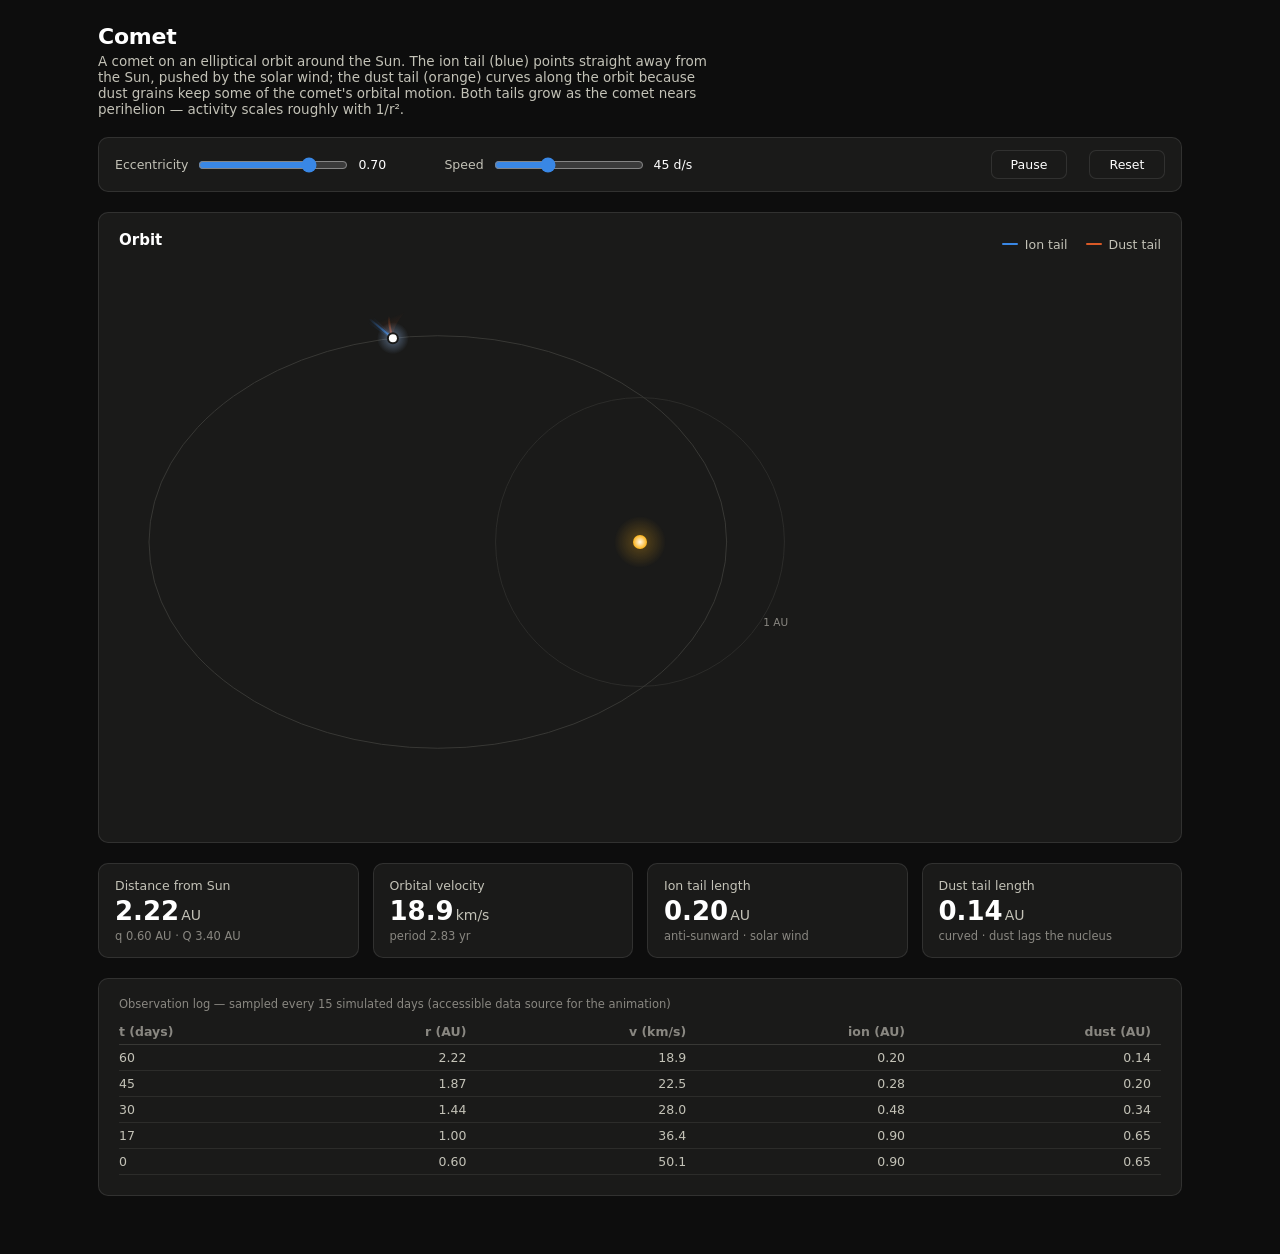
<file: demos/comet.html>
<!doctype html>
<html lang="en">
<head>
<meta charset="utf-8">
<meta name="viewport" content="width=device-width, initial-scale=1">
<title>Comet — elliptical orbit demo</title>
<link rel="icon" href="data:image/svg+xml,%3Csvg xmlns='http://www.w3.org/2000/svg' viewBox='0 0 16 16'%3E%3Ccircle cx='12' cy='4' r='2.5' fill='%23fab219'/%3E%3Ccircle cx='4' cy='12' r='1.8' fill='%23ffffff'/%3E%3C/svg%3E">
<style>
  /* ---------- tokens (validated dark palette) ---------- */
  :root {
    color-scheme: dark;
    --page:           #0d0d0d;
    --surface-1:      #1a1a19;
    --text-primary:   #ffffff;
    --text-secondary: #c3c2b7;
    --text-muted:     #898781;
    --grid:           #2c2c2a;
    --axis:           #383835;
    --border:         rgba(255,255,255,0.10);
    --series-1:       #3987e5;   /* ion tail  (categorical slot 1, dark) */
    --series-2:       #d95926;   /* dust tail (categorical slot 2, dark) */
  }

  /* ---------- chrome ---------- */
  * { box-sizing: border-box; }
  body { margin: 0; background: var(--page); }
  .viz-root {
    font-family: system-ui, -apple-system, "Segoe UI", sans-serif;
    color: var(--text-primary);
    background: var(--page);
    padding: 24px clamp(16px, 4vw, 48px) 64px;
    max-width: 1180px;
    margin: 0 auto;
  }
  h1 { font-size: 22px; font-weight: 650; margin: 0 0 4px; letter-spacing: -0.01em; }
  .subtitle { color: var(--text-secondary); font-size: 13.5px; margin: 0 0 20px; max-width: 72ch; }
  h2 { font-size: 15px; font-weight: 620; margin: 0 0 2px; }
  .panel-sub { color: var(--text-secondary); font-size: 12.5px; margin: 0 0 12px; max-width: 78ch; }
  .card {
    background: var(--surface-1);
    border: 1px solid var(--border);
    border-radius: 10px;
    padding: 18px 20px 20px;
    margin-bottom: 20px;
  }
  :focus-visible { outline: 2px solid var(--series-1); outline-offset: 2px; border-radius: 4px; }

  /* ---------- filter row (one row, above everything it scopes) ---------- */
  .filters {
    display: flex; flex-wrap: wrap; align-items: center; gap: 14px 22px;
    background: var(--surface-1); border: 1px solid var(--border); border-radius: 10px;
    padding: 12px 16px; margin-bottom: 20px;
  }
  .filters label { font-size: 12.5px; color: var(--text-secondary); display: flex; align-items: center; gap: 8px; }
  .filters output { font-size: 12.5px; color: var(--text-primary); font-variant-numeric: tabular-nums; min-width: 64px; }
  input[type="range"] { accent-color: var(--series-1); width: 150px; }
  .spacer { flex: 1; }
  .btn {
    font: inherit; font-size: 12.5px; color: var(--text-primary); min-width: 76px;
    background: var(--surface-1); border: 1px solid var(--border); border-radius: 7px;
    padding: 6px 12px; cursor: pointer;
  }
  .btn:hover { border-color: var(--axis); }

  /* ---------- orbit card ---------- */
  .card-head { display: flex; align-items: baseline; justify-content: space-between; gap: 16px; margin-bottom: 10px; }
  .legend { display: flex; gap: 18px; }
  .legend .key { display: flex; align-items: center; gap: 7px; font-size: 12.5px; color: var(--text-secondary); }
  .legend .key i { width: 16px; height: 0; border-top: 2px solid; border-radius: 1px; }
  .legend .key.ion  i { border-color: var(--series-1); }
  .legend .key.dust i { border-color: var(--series-2); }
  .canvas-wrap { position: relative; }
  #orbit { display: block; width: 100%; height: auto; border-radius: 6px; cursor: crosshair; }

  /* ---------- tooltip ---------- */
  .tip {
    position: absolute; pointer-events: none; z-index: 2;
    background: var(--surface-1); border: 1px solid var(--border); border-radius: 8px;
    padding: 8px 11px; font-size: 12px; min-width: 128px;
    box-shadow: 0 4px 16px rgba(0,0,0,0.45);
    opacity: 0; transition: opacity 120ms ease;
  }
  .tip.show { opacity: 1; }
  .tip .row { display: flex; align-items: center; gap: 8px; padding: 1.5px 0; }
  .tip .row i { width: 12px; height: 0; border-top: 2px solid; border-radius: 1px; flex: none; }
  .tip .row i.ion  { border-color: var(--series-1); }
  .tip .row i.dust { border-color: var(--series-2); }
  .tip .row i.sun  { border-color: var(--axis); }
  .tip b { color: var(--text-primary); font-weight: 620; margin-left: auto; padding-left: 12px; }
  .tip span { color: var(--text-secondary); }

  /* ---------- stat tiles ---------- */
  .tiles { display: grid; grid-template-columns: repeat(auto-fit, minmax(200px, 1fr)); gap: 14px; margin-bottom: 20px; }
  .tile { background: var(--surface-1); border: 1px solid var(--border); border-radius: 10px; padding: 14px 16px; }
  .tile .label { font-size: 12.5px; color: var(--text-secondary); }
  .tile .value { font-size: 26px; font-weight: 620; margin-top: 3px; min-width: 108px; }
  .tile .value small { font-size: 14px; font-weight: 500; color: var(--text-secondary); margin-left: 2px; }
  .tile .sub { font-size: 11.5px; color: var(--text-muted); margin-top: 3px; }

  /* ---------- table view ---------- */
  table { border-collapse: collapse; width: 100%; font-size: 12.5px; }
  caption { text-align: left; color: var(--text-muted); font-size: 11.5px; padding-bottom: 8px; }
  th { color: var(--text-muted); font-weight: 600; text-align: right; padding: 5px 10px; border-bottom: 1px solid var(--axis); }
  th:first-child, td:first-child { text-align: left; }
  td { color: var(--text-secondary); text-align: right; padding: 5px 10px; border-bottom: 1px solid var(--grid); font-variant-numeric: tabular-nums; }
  tbody tr:hover { background: rgba(255,255,255,0.03); }
  th:first-child { padding-left: 0; }
  td:first-child { padding-left: 0; }
</style>
</head>
<body>
<div class="viz-root">
  <h1>Comet</h1>
  <p class="subtitle">
    A comet on an elliptical orbit around the Sun. The ion tail (blue) points
    straight away from the Sun, pushed by the solar wind; the dust tail (orange)
    curves along the orbit because dust grains keep some of the comet's orbital
    motion. Both tails grow as the comet nears perihelion &mdash; activity scales
    roughly with 1/r&sup2;.
  </p>

  <div class="filters" role="group" aria-label="Simulation controls">
    <label for="ecc">Eccentricity
      <input type="range" id="ecc" min="0.05" max="0.90" step="0.01" value="0.70">
      <output id="ecc-out" for="ecc">0.70</output>
    </label>
    <label for="speed">Speed
      <input type="range" id="speed" min="5" max="120" step="1" value="45">
      <output id="speed-out" for="speed">45 d/s</output>
    </label>
    <div class="spacer"></div>
    <button class="btn" id="pause" aria-pressed="false">Pause</button>
    <button class="btn" id="reset">Reset</button>
  </div>

  <div class="card">
    <div class="card-head">
      <h2>Orbit</h2>
      <div class="legend" aria-hidden="false">
        <span class="key ion"><i></i>Ion tail</span>
        <span class="key dust"><i></i>Dust tail</span>
      </div>
    </div>
    <div class="canvas-wrap">
      <canvas id="orbit" tabindex="0" role="img"
        aria-label="Animated view: a comet orbits the Sun on an ellipse. The blue ion tail points away from the Sun; the orange dust tail curves behind. Current values are shown in the tiles below and the observation log.">
      </canvas>
      <div class="tip" id="tip" role="presentation"></div>
    </div>
  </div>

  <div class="tiles">
    <div class="tile">
      <div class="label">Distance from Sun</div>
      <div class="value"><span id="t-r">&ndash;</span><small>AU</small></div>
      <div class="sub" id="t-r-sub">q &ndash; AU &middot; Q &ndash; AU</div>
    </div>
    <div class="tile">
      <div class="label">Orbital velocity</div>
      <div class="value"><span id="t-v">&ndash;</span><small>km/s</small></div>
      <div class="sub" id="t-v-sub">period &ndash; yr</div>
    </div>
    <div class="tile">
      <div class="label">Ion tail length</div>
      <div class="value"><span id="t-li">&ndash;</span><small>AU</small></div>
      <div class="sub">anti-sunward &middot; solar wind</div>
    </div>
    <div class="tile">
      <div class="label">Dust tail length</div>
      <div class="value"><span id="t-ld">&ndash;</span><small>AU</small></div>
      <div class="sub">curved &middot; dust lags the nucleus</div>
    </div>
  </div>

  <div class="card">
    <table>
      <caption>Observation log &mdash; sampled every 15 simulated days (accessible data source for the animation)</caption>
      <thead>
        <tr><th scope="col">t (days)</th><th scope="col">r (AU)</th><th scope="col">v (km/s)</th><th scope="col">ion (AU)</th><th scope="col">dust (AU)</th></tr>
      </thead>
      <tbody id="log-body"></tbody>
    </table>
  </div>
</div>

<script>
(() => {
  'use strict';

  /* ---------- constants ---------- */
  const GM      = 4 * Math.PI * Math.PI;   // GM_sun in AU^3/yr^2
  const AU_KMS  = 4.74057;                 // 1 AU/yr in km/s
  const A       = 2.0;                     // semi-major axis, AU (fixed)
  const TAIL_CAP = 0.9;                    // max ion tail length, AU
  const SAMPLE_DAYS = 15;                  // observation-log interval

  /* ---------- elements ---------- */
  const canvas = document.getElementById('orbit');
  const ctx    = canvas.getContext('2d');
  const wrap   = canvas.parentElement;
  const tip    = document.getElementById('tip');
  const eccIn  = document.getElementById('ecc');
  const spdIn  = document.getElementById('speed');
  const pauseB = document.getElementById('pause');
  const resetB = document.getElementById('reset');
  const els = {
    r:  document.getElementById('t-r'),   v:  document.getElementById('t-v'),
    li: document.getElementById('t-li'),  ld: document.getElementById('t-ld'),
    rSub: document.getElementById('t-r-sub'), vSub: document.getElementById('t-v-sub'),
    log: document.getElementById('log-body'),
    eccOut: document.getElementById('ecc-out'), spdOut: document.getElementById('speed-out'),
  };

  /* ---------- state ---------- */
  let e = parseFloat(eccIn.value);
  let speed = parseFloat(spdIn.value);
  let paused = false;
  let M = 0;                // mean anomaly, rad; t = 0 is perihelion
  let tDays = 0;            // simulated days since reset
  let nextSample = 0;
  let cssW = 900, cssH = 520, dpr = 1;
  const reducedMotion = window.matchMedia('(prefers-reduced-motion: reduce)');
  if (reducedMotion.matches) setPaused(true);

  /* ---------- derived orbit quantities ---------- */
  const bOf   = () => A * Math.sqrt(1 - e * e);
  const qOf   = () => A * (1 - e);           // perihelion
  const QOf   = () => A * (1 + e);           // aphelion
  const perYr = () => Math.pow(A, 1.5);      // Kepler III, years

  /* Kepler's equation M = E - e*sin(E), Newton-Raphson */
  function eccentricAnomaly(Ma) {
    let En = Ma + e * Math.sin(Ma);
    for (let i = 0; i < 7; i++) {
      const d = (En - e * Math.sin(En) - Ma) / (1 - e * Math.cos(En));
      En -= d;
      if (Math.abs(d) < 1e-9) break;
    }
    return En;
  }

  /* state of the comet: position rel. to Sun (AU), r, speed, motion unit */
  function cometState() {
    const E = eccentricAnomaly(M);
    const x = A * (Math.cos(E) - e);
    const y = bOf() * Math.sin(E);
    const r = A * (1 - e * Math.cos(E));
    const v = Math.sqrt(GM * (2 / r - 1 / A)) * AU_KMS;   // vis-viva
    // prograde velocity direction = d(x,y)/dE normalised (E always increases)
    let mx = -A * Math.sin(E), my = bOf() * Math.cos(E);
    const mm = Math.hypot(mx, my) || 1;
    mx /= mm; my /= mm;
    return { x, y, r, v, mx, my };
  }

  /* tail lengths in AU (activity ~ 1/r^2) */
  function tailLengths(r) {
    const act = 1 / (r * r);
    const li = TAIL_CAP * Math.min(1, 1.1 * act);
    const ld = 0.72 * li;
    return { li, ld };
  }

  /* ---------- layout / fit ---------- */
  /* horizontal: sun->aphelion on the left, perihelion + max tail on the right;
     vertical: the ellipse's semi-minor axis */
  function fitScale() {
    const kH = (cssW / 2 - 30) / Math.max(QOf(), qOf() + TAIL_CAP + 0.1);
    const kV = (cssH / 2 - 30) / (bOf() + 0.2);
    return Math.min(kH, kV);
  }

  function resize() {
    const rect = wrap.getBoundingClientRect();
    cssW = Math.max(320, Math.round(rect.width));
    cssH = Math.max(300, Math.round(Math.min(560, cssW * 0.56)));
    dpr = window.devicePixelRatio || 1;
    canvas.width = Math.round(cssW * dpr);
    canvas.height = Math.round(cssH * dpr);
    canvas.style.height = cssH + 'px';
  }
  new ResizeObserver(resize).observe(wrap);
  resize();

  /* ---------- rendering ---------- */
  function render() {
    const s = cometState();
    const { li, ld } = tailLengths(s.r);
    const k = fitScale();
    const cx = cssW / 2, cy = cssH / 2;         // Sun at centre (a focus)
    const px = cx + s.x * k, py = cy - s.y * k; // canvas y is flipped

    ctx.setTransform(dpr, 0, 0, dpr, 0, 0);
    ctx.clearRect(0, 0, cssW, cssH);

    drawRings(cx, cy, k);
    drawOrbit(cx, cy, k);
    if (hovering) drawRadius(cx, cy, px, py);
    const dd = dustDir(s, cx, cy, px, py);
    drawDustTail(px, py, s, dd, ld, k);
    drawIonTail(px, py, cx, cy, li, k);
    drawSun(cx, cy);
    drawComet(px, py);
    drawTailLabels(px, py, cx, cy, s, dd, li, ld, k);
    return { s, li, ld };
  }

  function drawRings(cx, cy, k) {
    const maxRing = Math.min(3, Math.floor(Math.min(QOf(), qOf() + TAIL_CAP + 0.1) - 0.05));
    ctx.font = '10.5px system-ui, sans-serif';
    ctx.textBaseline = 'middle';
    for (let rAU = 1; rAU <= maxRing; rAU++) {
      ctx.beginPath();
      ctx.arc(cx, cy, rAU * k, 0, Math.PI * 2);
      ctx.strokeStyle = '#2c2c2a';             // hairline grid, solid, recessive
      ctx.lineWidth = 1;
      ctx.stroke();
      // ring label on the lower-right diagonal, surface-haloed for legibility
      const lx = cx + rAU * k * Math.cos(-0.6);
      const ly = cy - rAU * k * Math.sin(-0.6);
      ctx.lineWidth = 3;
      ctx.strokeStyle = '#1a1a19';
      ctx.strokeText(rAU + ' AU', lx + 4, ly);
      ctx.fillStyle = '#898781';
      ctx.fillText(rAU + ' AU', lx + 4, ly);
    }
  }

  function drawOrbit(cx, cy, k) {
    ctx.beginPath();
    ctx.ellipse(cx - A * e * k, cy, A * k, bOf() * k, 0, 0, Math.PI * 2);
    ctx.strokeStyle = '#383835';               // hairline axis tone
    ctx.lineWidth = 1;
    ctx.stroke();
  }

  function drawRadius(cx, cy, px, py) {
    ctx.beginPath();
    ctx.moveTo(cx, cy);
    ctx.lineTo(px, py);
    ctx.strokeStyle = 'rgba(255,255,255,0.22)';
    ctx.lineWidth = 1;
    ctx.stroke();
  }

  /* anti-sunward unit vector (canvas coords) */
  function antiSun(px, py, cx, cy) {
    const dx = px - cx, dy = py - cy;
    const m = Math.hypot(dx, dy) || 1;
    return { x: dx / m, y: dy / m };
  }

  function drawIonTail(px, py, cx, cy, li, k) {
    if (li * k < 6) return;                    // nothing visible at aphelion
    const u = antiSun(px, py, cx, cy);
    const L = li * k;
    const nx = -u.y, ny = u.x;
    const tipX = px + u.x * L, tipY = py + u.y * L;
    const w = Math.min(9, 3 + L * 0.045);

    // tapered wash
    const g = ctx.createLinearGradient(px, py, tipX, tipY);
    g.addColorStop(0, 'rgba(57,135,229,0.22)');
    g.addColorStop(1, 'rgba(57,135,229,0)');
    ctx.beginPath();
    ctx.moveTo(px + nx * 1.5, py + ny * 1.5);
    ctx.lineTo(tipX + nx * w, tipY + ny * w);
    ctx.lineTo(tipX - nx * w, tipY - ny * w);
    ctx.lineTo(px - nx * 1.5, py - ny * 1.5);
    ctx.closePath();
    ctx.fillStyle = g;
    ctx.fill();

    // 2px core line, fading
    const g2 = ctx.createLinearGradient(px, py, tipX, tipY);
    g2.addColorStop(0, 'rgba(57,135,229,0.85)');
    g2.addColorStop(1, 'rgba(57,135,229,0.05)');
    ctx.beginPath();
    ctx.moveTo(px, py);
    ctx.lineTo(tipX, tipY);
    ctx.strokeStyle = g2;
    ctx.lineWidth = 2;
    ctx.lineCap = 'round';
    ctx.stroke();
  }

  /* dust-tail direction: anti-sunward blended with the direction the comet
     came FROM (dust grains keep their orbital motion; lag grows near the Sun).
     s.mx/s.my are world coords (y up); canvas y is flipped, so the motion
     vector converts to canvas as (mx, -my). */
  function dustDir(s, cx, cy, px, py) {
    const u = antiSun(px, py, cx, cy);
    const lag = 0.35 + 0.5 * (1 - s.r / QOf());
    const backX = -s.mx, backY = s.my;         // trailing direction, canvas coords
    let dx = u.x + lag * backX, dy = u.y + lag * backY;
    const dm = Math.hypot(dx, dy) || 1;
    return { dx: dx / dm, dy: dy / dm, backX, backY, lag };
  }

  function drawDustTail(px, py, s, dd, ld, k) {
    if (ld * k < 6) return;
    const { dx, dy, backX, backY, lag } = dd;

    const L = ld * k;
    const curve = 0.30 * lag;                  // bend grows near the Sun
    // unit vector perpendicular to the tail that points to the trailing side
    let bx = backX - (backX * dx + backY * dy) * dx;
    let by = backY - (backX * dx + backY * dy) * dy;
    const bm = Math.hypot(bx, by) || 1;
    bx /= bm; by /= bm;
    const n = 22;
    const left = [], right = [];
    for (let i = 0; i <= n; i++) {
      const f = i / n;
      const cxp = px + dx * L * f + bx * curve * L * f * f;
      const cyp = py + dy * L * f + by * curve * L * f * f;
      const w = 1.5 + (18 - 1.5) * f * f;
      const nx2 = -dy, ny2 = dx;
      left.push([cxp + nx2 * w, cyp + ny2 * w]);
      right.push([cxp - nx2 * w, cyp - ny2 * w]);
    }
    const g = ctx.createLinearGradient(px, py, px + dx * L, py + dy * L);
    g.addColorStop(0, 'rgba(217,89,38,0.20)');
    g.addColorStop(1, 'rgba(217,89,38,0)');
    ctx.beginPath();
    ctx.moveTo(left[0][0], left[0][1]);
    for (const p of left) ctx.lineTo(p[0], p[1]);
    for (let i = right.length - 1; i >= 0; i--) ctx.lineTo(right[i][0], right[i][1]);
    ctx.closePath();
    ctx.fillStyle = g;
    ctx.fill();

    // 2px curved spine
    ctx.beginPath();
    ctx.moveTo(px, py);
    for (let i = 1; i <= n; i++) {
      const f = i / n;
      ctx.lineTo(px + dx * L * f + bx * curve * L * f * f,
                 py + dy * L * f + by * curve * L * f * f);
    }
    const g2 = ctx.createLinearGradient(px, py, px + dx * L, py + dy * L);
    g2.addColorStop(0, 'rgba(217,89,38,0.75)');
    g2.addColorStop(1, 'rgba(217,89,38,0.05)');
    ctx.strokeStyle = g2;
    ctx.lineWidth = 2;
    ctx.lineCap = 'round';
    ctx.stroke();
  }

  function drawSun(cx, cy) {
    const glow = ctx.createRadialGradient(cx, cy, 0, cx, cy, 26);
    glow.addColorStop(0, 'rgba(250,178,25,0.30)');
    glow.addColorStop(1, 'rgba(250,178,25,0)');
    ctx.fillStyle = glow;
    ctx.beginPath(); ctx.arc(cx, cy, 26, 0, Math.PI * 2); ctx.fill();
    const core = ctx.createRadialGradient(cx, cy, 0, cx, cy, 7);
    core.addColorStop(0, '#fff7e6');
    core.addColorStop(1, '#fab219');
    ctx.fillStyle = core;
    ctx.beginPath(); ctx.arc(cx, cy, 7, 0, Math.PI * 2); ctx.fill();
  }

  function drawComet(px, py) {
    // coma glow
    const glow = ctx.createRadialGradient(px, py, 0, px, py, 16);
    glow.addColorStop(0, 'rgba(160,200,255,0.45)');
    glow.addColorStop(1, 'rgba(160,200,255,0)');
    ctx.fillStyle = glow;
    ctx.beginPath(); ctx.arc(px, py, 16, 0, Math.PI * 2); ctx.fill();
    // >=8px marker with a 2px surface ring
    ctx.beginPath(); ctx.arc(px, py, 6, 0, Math.PI * 2);
    ctx.fillStyle = '#1a1a19'; ctx.fill();     // ring (surface colour)
    ctx.beginPath(); ctx.arc(px, py, 4, 0, Math.PI * 2);
    ctx.fillStyle = '#ffffff'; ctx.fill();
  }

  /* selective direct labels: at each tail tip, hidden when the tails are tiny */
  function drawTailLabels(px, py, cx, cy, s, dd, li, ld, k) {
    if (li * k < 34) return;
    ctx.font = '11.5px system-ui, sans-serif';
    ctx.textBaseline = 'middle';
    const u = antiSun(px, py, cx, cy);
    const lix = px + u.x * li * k, liy = py + u.y * li * k;
    ctx.lineWidth = 3;
    ctx.strokeStyle = '#1a1a19';
    ctx.fillStyle = '#c3c2b7';                 // text wears text tokens, not series colour
    ctx.strokeText('ion tail', lix + 8, liy - 6);
    ctx.fillText('ion tail', lix + 8, liy - 6);
    if (ld * k >= 34) {
      const { dx, dy } = dd;
      const dgx = px + dx * ld * k * 0.72, dgy = py + dy * ld * k * 0.72;
      if (Math.hypot(dgx - lix, dgy - liy) > 26) {
        ctx.strokeText('dust tail', dgx + 8, dgy + 10);
        ctx.fillText('dust tail', dgx + 8, dgy + 10);
      }
    }
  }

  /* ---------- readouts ---------- */
  function fmt(n, d) { return n.toFixed(d); }

  function updateReadouts(s, li, ld) {
    els.r.textContent = fmt(s.r, 2);
    els.v.textContent = fmt(s.v, 1);
    els.li.textContent = fmt(li, 2);
    els.ld.textContent = fmt(ld, 2);
    els.rSub.textContent = 'q ' + fmt(qOf(), 2) + ' AU · Q ' + fmt(QOf(), 2) + ' AU';
    els.vSub.textContent = 'period ' + fmt(perYr(), 2) + ' yr';
  }

  function sampleLog(s, li, ld) {
    if (tDays < nextSample) return;
    nextSample += SAMPLE_DAYS;
    const row = document.createElement('tr');
    const cells = [
      String(Math.round(tDays)), fmt(s.r, 2), fmt(s.v, 1), fmt(li, 2), fmt(ld, 2),
    ];
    for (const c of cells) {
      const td = document.createElement('td');
      td.textContent = c;                      // textContent, never innerHTML
      row.appendChild(td);
    }
    els.log.prepend(row);
    while (els.log.children.length > 9) els.log.removeChild(els.log.lastChild);
  }

  /* ---------- tooltip (hover + keyboard focus show the same values) ---------- */
  let hovering = false;
  let tipXY = null;                            // last pointer/focus position
  function showTip(x, y) {
    tipXY = [x, y];
    refreshTip();
  }
  function refreshTip() {
    if (!tipXY) return;
    const [x, y] = tipXY;
    const s = cometState();
    const { li, ld } = tailLengths(s.r);
    tip.replaceChildren();
    const rows = [
      ['sun',  'Sun → comet', fmt(s.r, 2) + ' AU'],
      [null,   'velocity',         fmt(s.v, 1) + ' km/s'],
      ['ion',  'ion tail',         fmt(li, 2) + ' AU'],
      ['dust', 'dust tail',        fmt(ld, 2) + ' AU'],
    ];
    for (const [key, label, val] of rows) {
      const div = document.createElement('div');
      div.className = 'row';
      if (key) { const i = document.createElement('i'); i.className = key; div.appendChild(i); }
      const sp = document.createElement('span'); sp.textContent = label; div.appendChild(sp);
      const b = document.createElement('b'); b.textContent = val; div.appendChild(b);
      tip.appendChild(div);
    }
    const rect = wrap.getBoundingClientRect();
    tip.style.left = Math.min(x - rect.left + 14, rect.width - 150) + 'px';
    tip.style.top = Math.max(4, y - rect.top - 12) + 'px';
    tip.classList.add('show');
  }
  function hideTip() { tipXY = null; tip.classList.remove('show'); }

  canvas.addEventListener('pointermove', ev => { hovering = true; showTip(ev.clientX, ev.clientY); });
  canvas.addEventListener('pointerleave', () => { hovering = false; hideTip(); });
  canvas.addEventListener('focus', () => {
    const rect = canvas.getBoundingClientRect();
    showTip(rect.left + rect.width / 2, rect.top + rect.height / 2);
  });
  canvas.addEventListener('blur', hideTip);

  /* ---------- controls ---------- */
  function setPaused(p) {
    paused = p;
    pauseB.textContent = p ? 'Play' : 'Pause';
    pauseB.setAttribute('aria-pressed', String(p));
  }
  pauseB.addEventListener('click', () => setPaused(!paused));
  resetB.addEventListener('click', () => { M = 0; tDays = 0; nextSample = 0; els.log.replaceChildren(); });

  eccIn.addEventListener('input', () => {
    e = parseFloat(eccIn.value);
    els.eccOut.textContent = fmt(e, 2);
    // orbit changed — past samples describe a different ellipse, so clear the log
    tDays = 0; nextSample = 0; M = 0;
    els.log.replaceChildren();
  });
  spdIn.addEventListener('input', () => {
    speed = parseFloat(spdIn.value);
    els.spdOut.textContent = speed + ' d/s';
  });

  /* ---------- animation loop ---------- */
  let last = performance.now();
  function frame(now) {
    const dt = Math.min(0.05, (now - last) / 1000);  // clamp tab-switch jumps
    last = now;
    if (!paused) {
      const dYears = (speed / 365.25) * dt;
      M = (M + dYears * 2 * Math.PI) % (2 * Math.PI);
      tDays += speed * dt;
    }
    const { s, li, ld } = render();
    updateReadouts(s, li, ld);
    if (!paused) sampleLog(s, li, ld);
    if (hovering) refreshTip();
    requestAnimationFrame(frame);
  }
  requestAnimationFrame(frame);
})();
</script>
</body>
</html>
</file>
